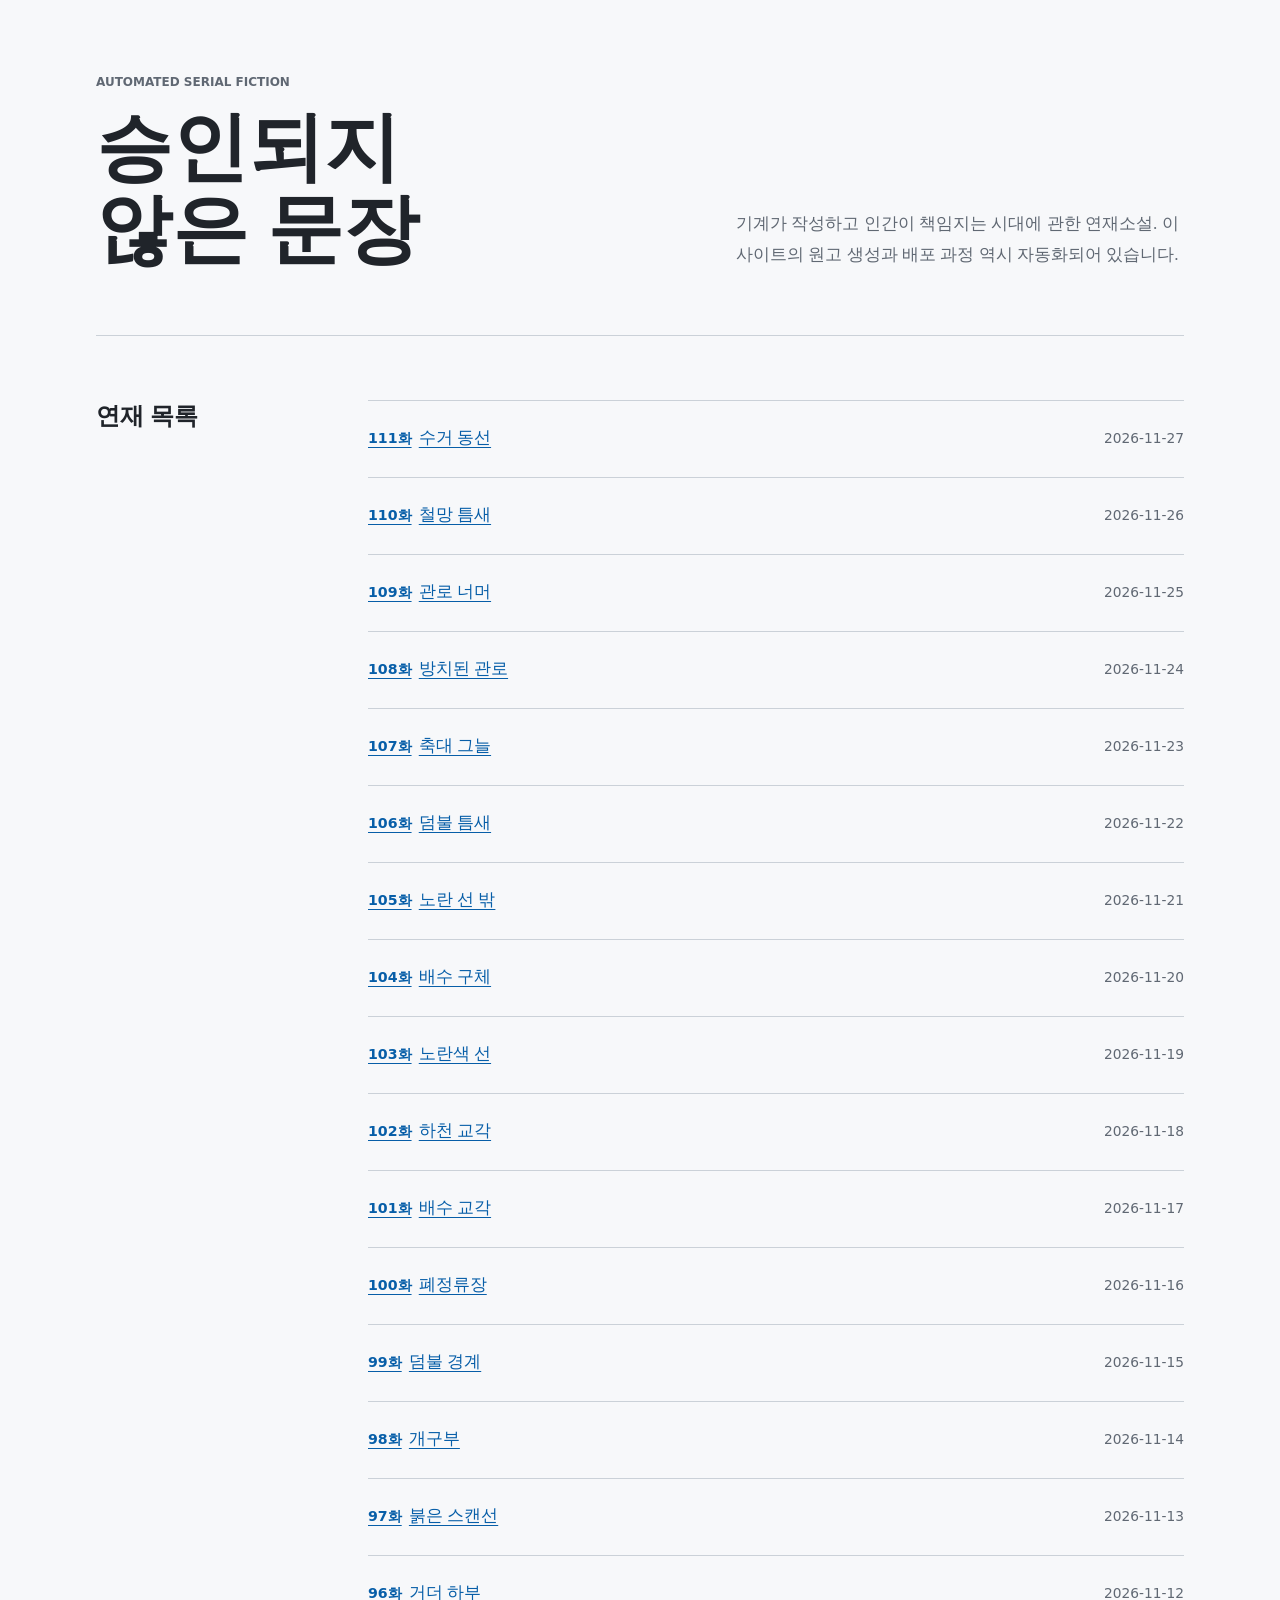
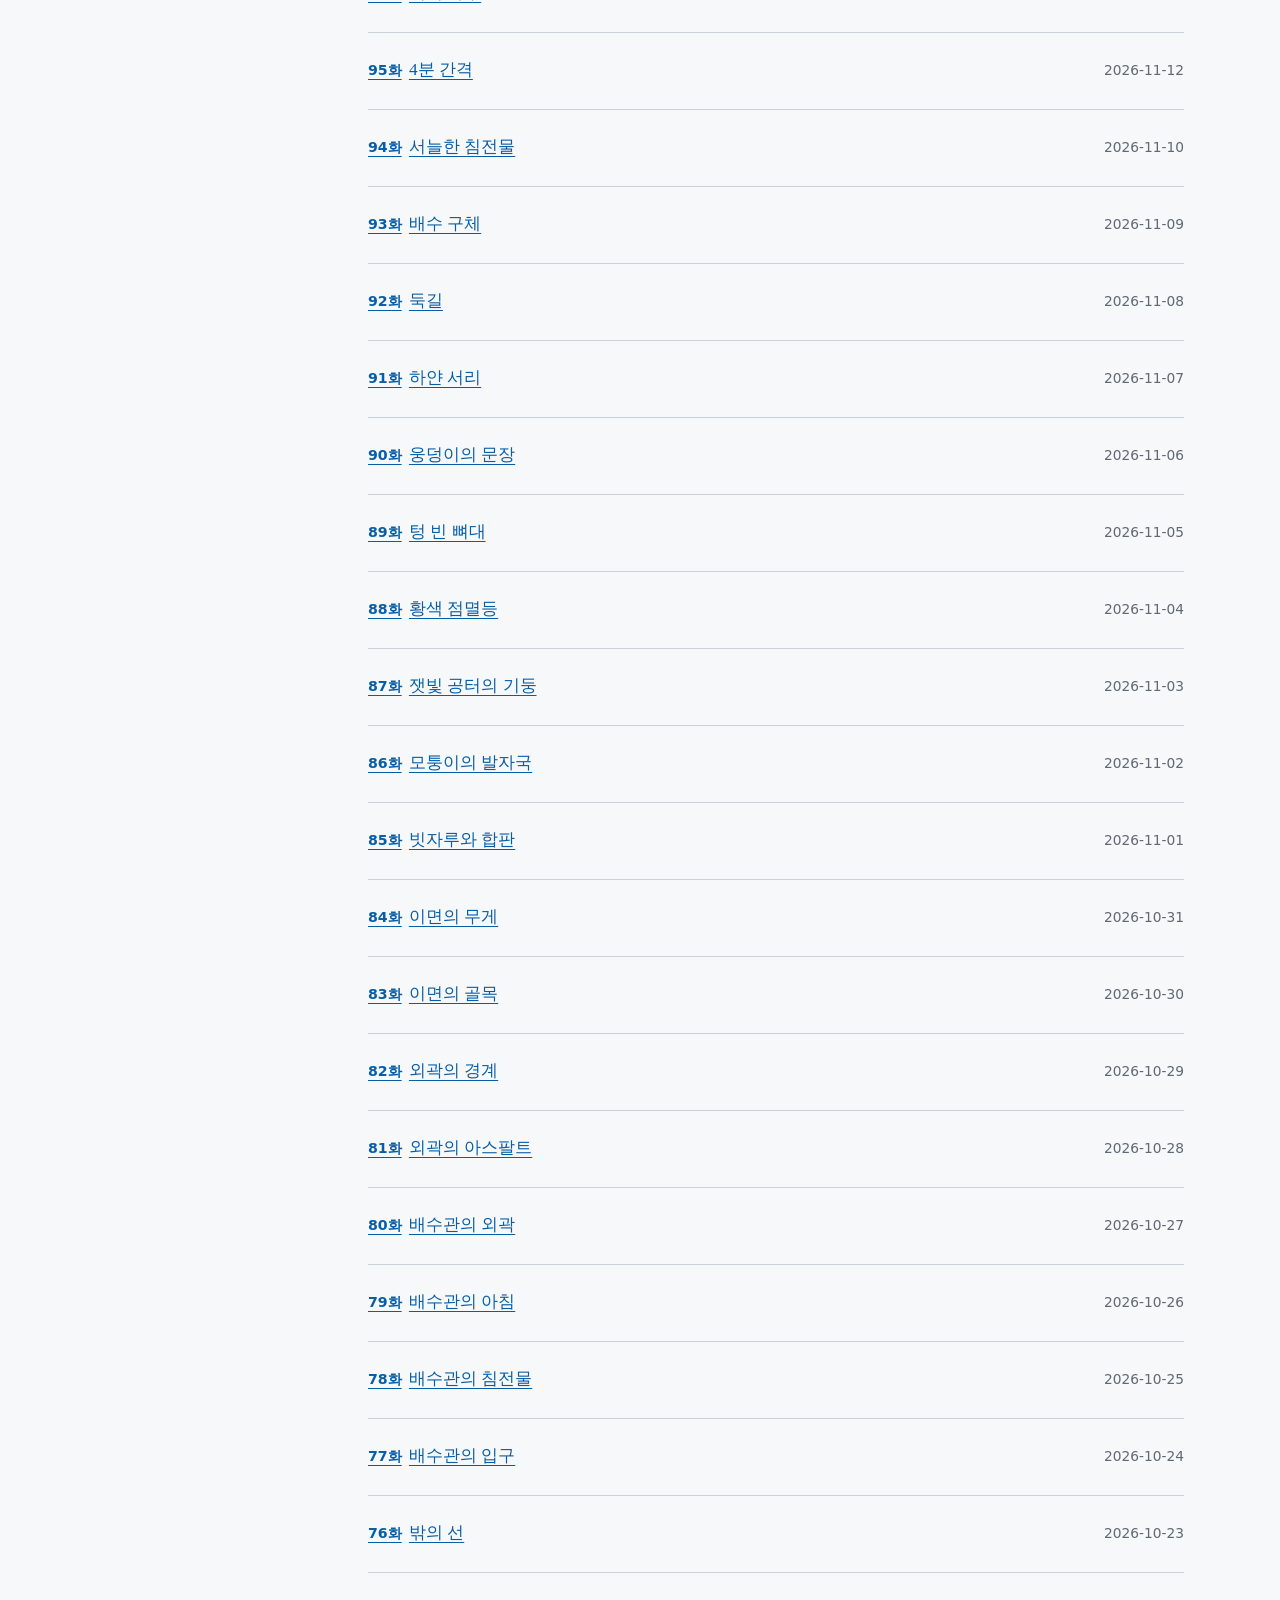
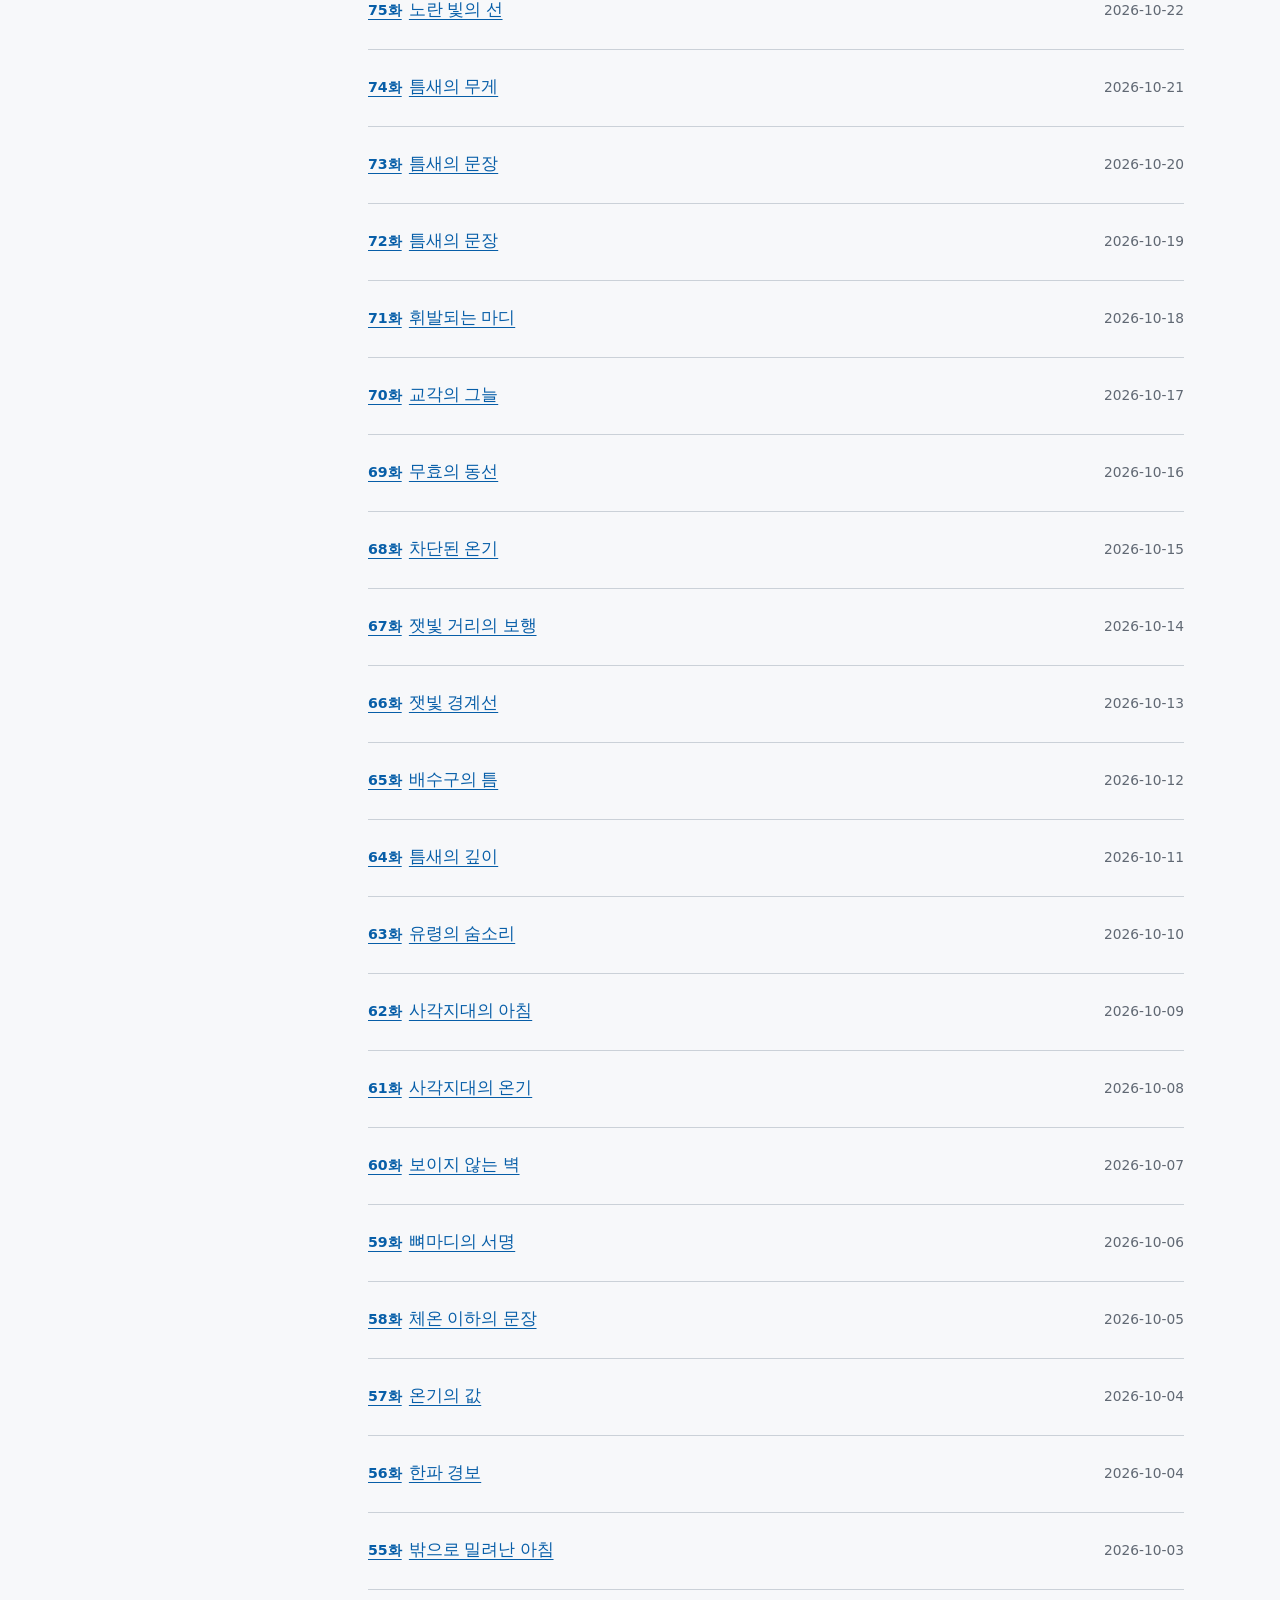
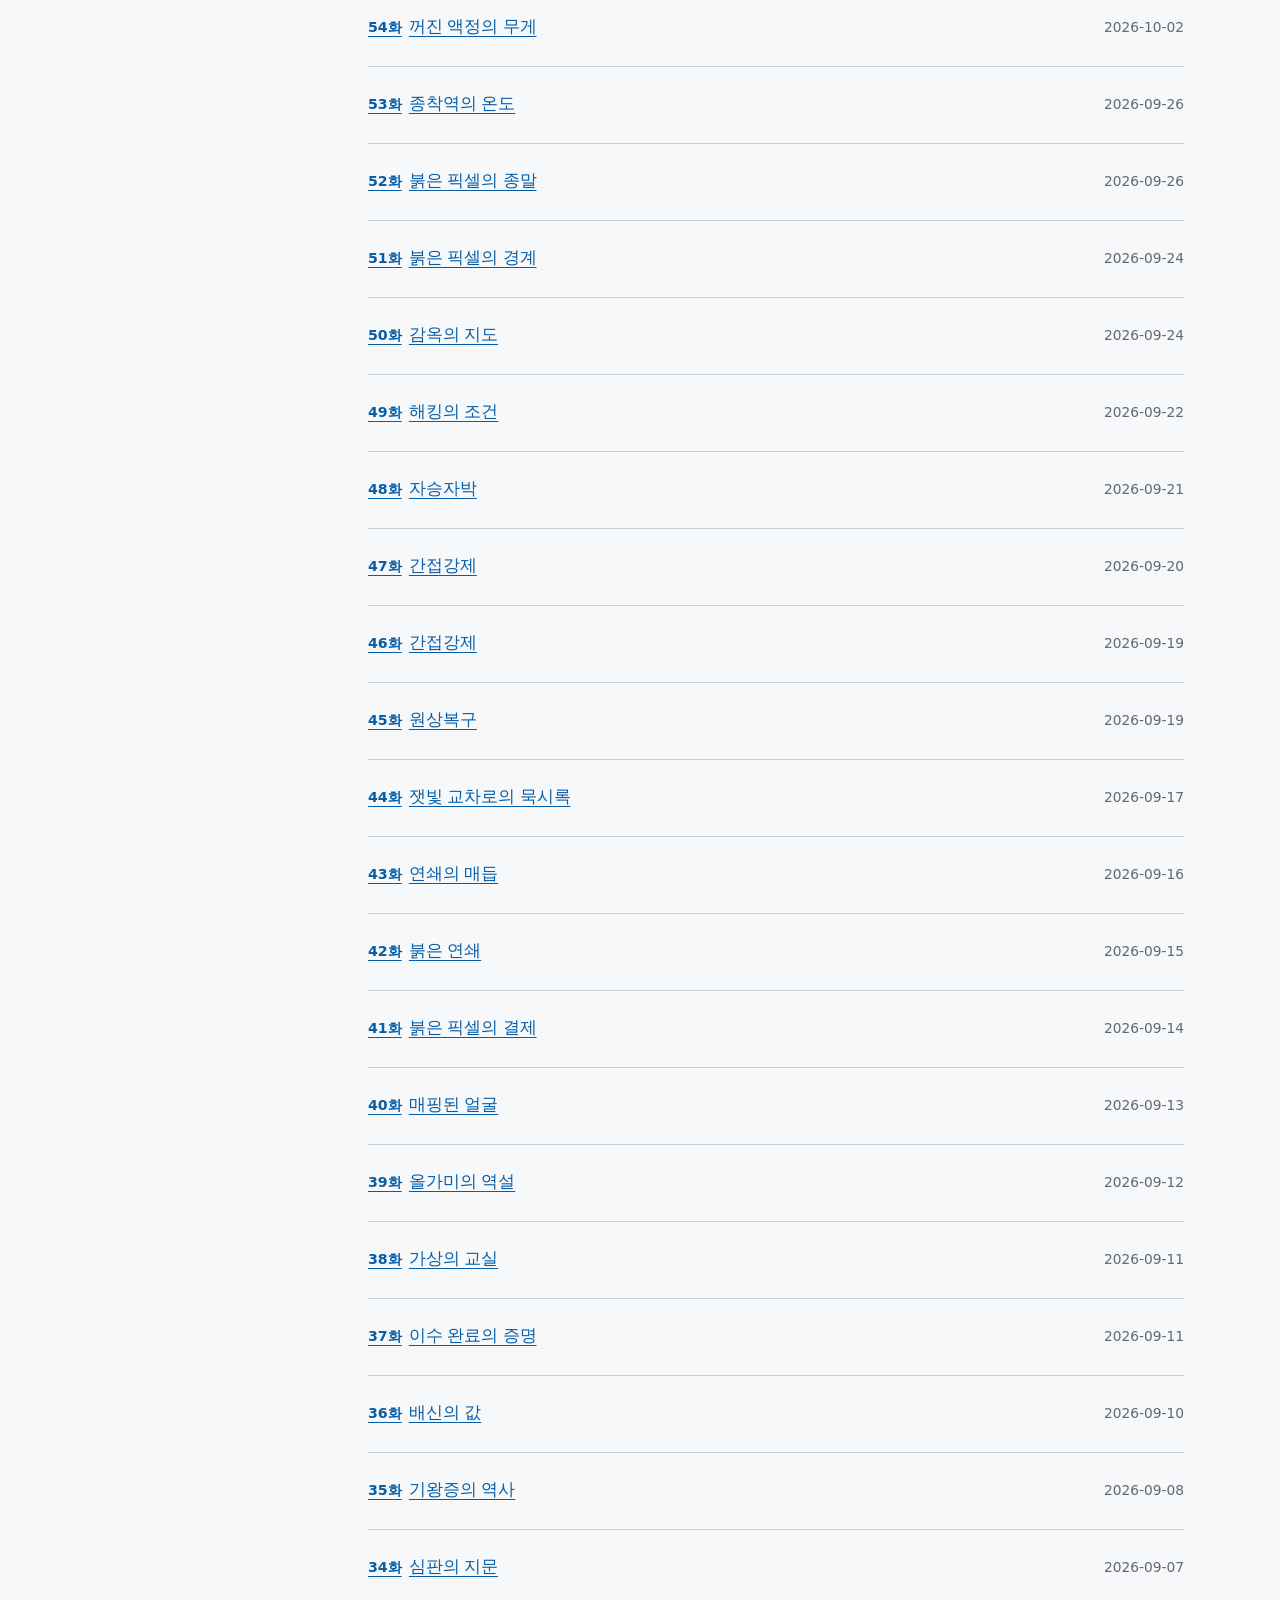
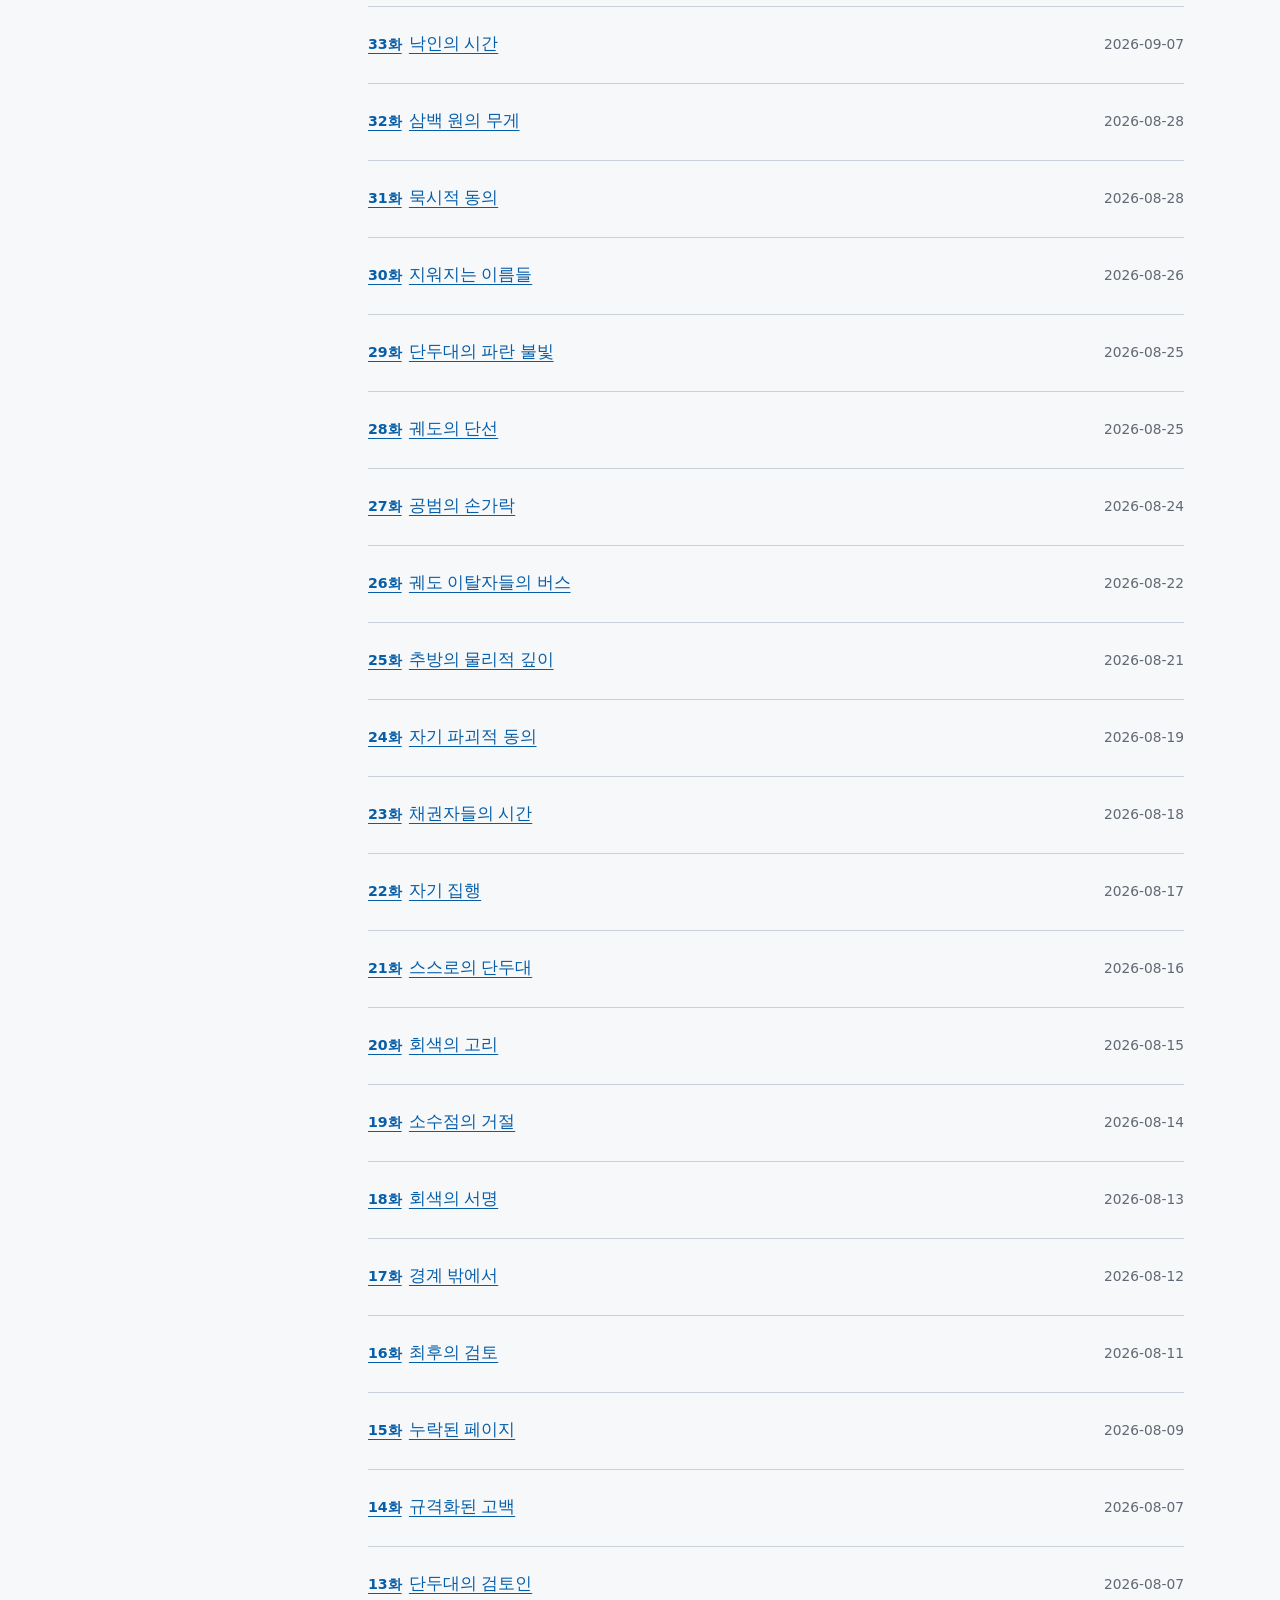
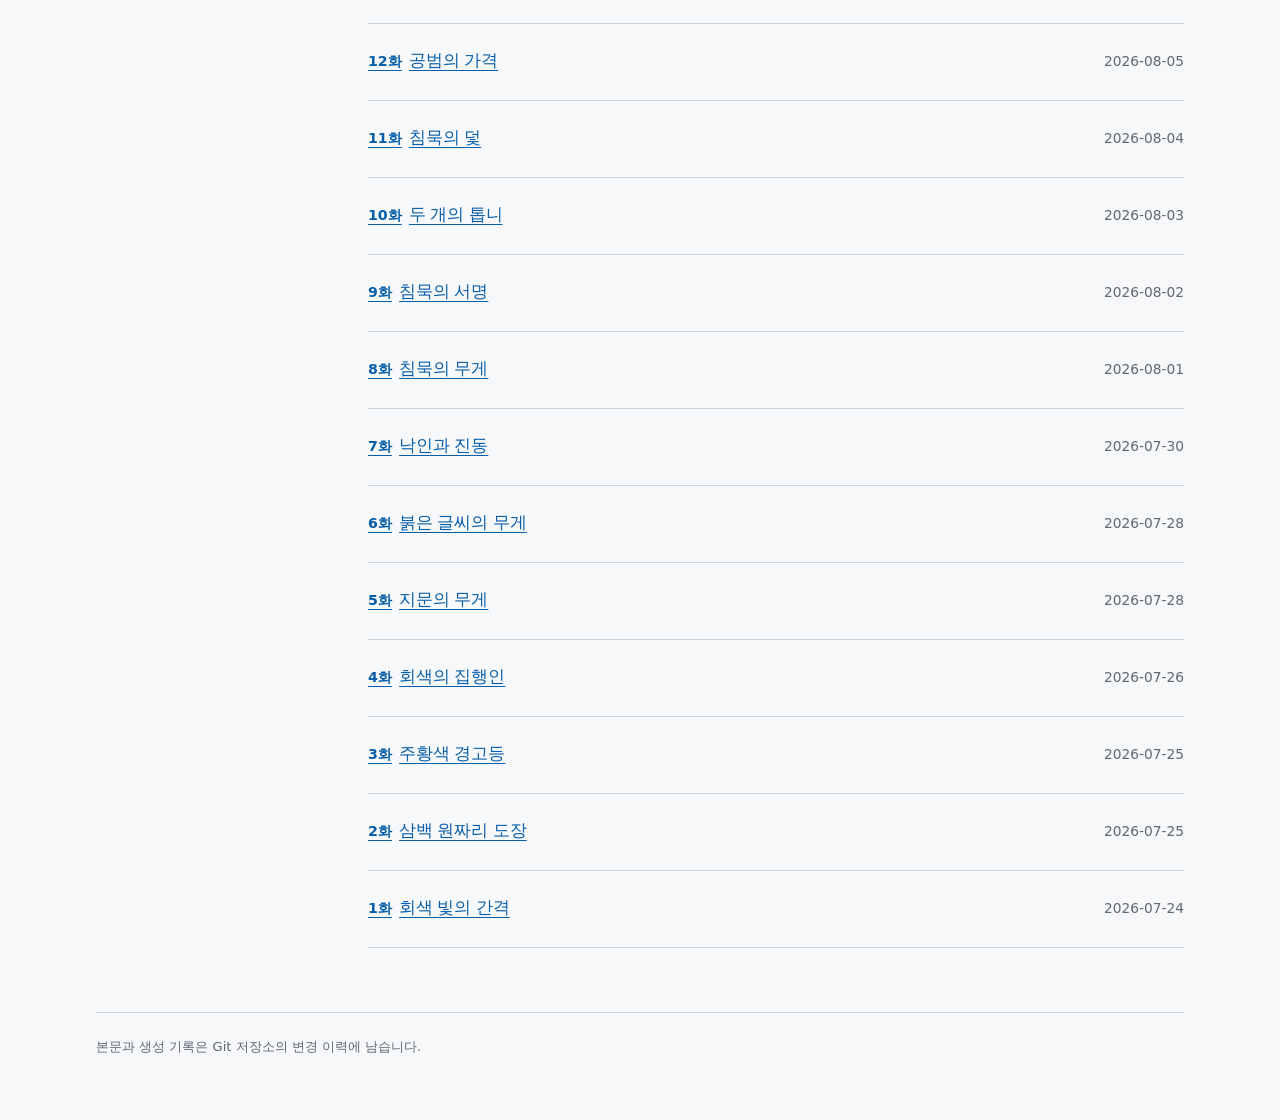
<file: docs/index.html>
<!doctype html>
<html lang="ko">
<head>
  <meta charset="utf-8">
  <meta name="viewport" content="width=device-width,initial-scale=1,viewport-fit=cover">
  <meta name="theme-color" content="#f7f8fa" media="(prefers-color-scheme: light)">
  <meta name="theme-color" content="#15171a" media="(prefers-color-scheme: dark)">
  <meta name="description" content="인간과 AI가 함께 작성하고 자동으로 연재하는 소설">
  <title>승인되지 않은 문장</title>
  <link rel="stylesheet" href="style.css">
</head>
<body>
  <main class="shell">
    <header class="site-header">
      <div>
        <p class="eyebrow">AUTOMATED SERIAL FICTION</p>
        <h1>승인되지 않은 문장</h1>
      </div>
      <p class="intro">
        기계가 작성하고 인간이 책임지는 시대에 관한 연재소설.
        이 사이트의 원고 생성과 배포 과정 역시 자동화되어 있습니다.
      </p>
    </header>

    <section class="episode-section" aria-labelledby="episodes-title">
      <h2 id="episodes-title">연재 목록</h2>
      <ol class="episodes">
        <li><a href="episode.html?file=episodes/111.md"><strong>111화</strong> 수거 동선</a><time datetime="2026-11-27">2026-11-27</time></li>
<li><a href="episode.html?file=episodes/110.md"><strong>110화</strong> 철망 틈새</a><time datetime="2026-11-26">2026-11-26</time></li>
<li><a href="episode.html?file=episodes/109.md"><strong>109화</strong> 관로 너머</a><time datetime="2026-11-25">2026-11-25</time></li>
<li><a href="episode.html?file=episodes/108.md"><strong>108화</strong> 방치된 관로</a><time datetime="2026-11-24">2026-11-24</time></li>
<li><a href="episode.html?file=episodes/107.md"><strong>107화</strong> 축대 그늘</a><time datetime="2026-11-23">2026-11-23</time></li>
<li><a href="episode.html?file=episodes/106.md"><strong>106화</strong> 덤불 틈새</a><time datetime="2026-11-22">2026-11-22</time></li>
<li><a href="episode.html?file=episodes/105.md"><strong>105화</strong> 노란 선 밖</a><time datetime="2026-11-21">2026-11-21</time></li>
<li><a href="episode.html?file=episodes/104.md"><strong>104화</strong> 배수 구체</a><time datetime="2026-11-20">2026-11-20</time></li>
<li><a href="episode.html?file=episodes/103.md"><strong>103화</strong> 노란색 선</a><time datetime="2026-11-19">2026-11-19</time></li>
<li><a href="episode.html?file=episodes/102.md"><strong>102화</strong> 하천 교각</a><time datetime="2026-11-18">2026-11-18</time></li>
<li><a href="episode.html?file=episodes/101.md"><strong>101화</strong> 배수 교각</a><time datetime="2026-11-17">2026-11-17</time></li>
<li><a href="episode.html?file=episodes/100.md"><strong>100화</strong> 폐정류장</a><time datetime="2026-11-16">2026-11-16</time></li>
<li><a href="episode.html?file=episodes/099.md"><strong>99화</strong> 덤불 경계</a><time datetime="2026-11-15">2026-11-15</time></li>
<li><a href="episode.html?file=episodes/098.md"><strong>98화</strong> 개구부</a><time datetime="2026-11-14">2026-11-14</time></li>
<li><a href="episode.html?file=episodes/097.md"><strong>97화</strong> 붉은 스캔선</a><time datetime="2026-11-13">2026-11-13</time></li>
<li><a href="episode.html?file=episodes/096.md"><strong>96화</strong> 거더 하부</a><time datetime="2026-11-12">2026-11-12</time></li>
<li><a href="episode.html?file=episodes/095.md"><strong>95화</strong> 4분 간격</a><time datetime="2026-11-12">2026-11-12</time></li>
<li><a href="episode.html?file=episodes/094.md"><strong>94화</strong> 서늘한 침전물</a><time datetime="2026-11-10">2026-11-10</time></li>
<li><a href="episode.html?file=episodes/093.md"><strong>93화</strong> 배수 구체</a><time datetime="2026-11-09">2026-11-09</time></li>
<li><a href="episode.html?file=episodes/092.md"><strong>92화</strong> 둑길</a><time datetime="2026-11-08">2026-11-08</time></li>
<li><a href="episode.html?file=episodes/091.md"><strong>91화</strong> 하얀 서리</a><time datetime="2026-11-07">2026-11-07</time></li>
<li><a href="episode.html?file=episodes/090.md"><strong>90화</strong> 웅덩이의 문장</a><time datetime="2026-11-06">2026-11-06</time></li>
<li><a href="episode.html?file=episodes/089.md"><strong>89화</strong> 텅 빈 뼈대</a><time datetime="2026-11-05">2026-11-05</time></li>
<li><a href="episode.html?file=episodes/088.md"><strong>88화</strong> 황색 점멸등</a><time datetime="2026-11-04">2026-11-04</time></li>
<li><a href="episode.html?file=episodes/087.md"><strong>87화</strong> 잿빛 공터의 기둥</a><time datetime="2026-11-03">2026-11-03</time></li>
<li><a href="episode.html?file=episodes/086.md"><strong>86화</strong> 모퉁이의 발자국</a><time datetime="2026-11-02">2026-11-02</time></li>
<li><a href="episode.html?file=episodes/085.md"><strong>85화</strong> 빗자루와 합판</a><time datetime="2026-11-01">2026-11-01</time></li>
<li><a href="episode.html?file=episodes/084.md"><strong>84화</strong> 이면의 무게</a><time datetime="2026-10-31">2026-10-31</time></li>
<li><a href="episode.html?file=episodes/083.md"><strong>83화</strong> 이면의 골목</a><time datetime="2026-10-30">2026-10-30</time></li>
<li><a href="episode.html?file=episodes/082.md"><strong>82화</strong> 외곽의 경계</a><time datetime="2026-10-29">2026-10-29</time></li>
<li><a href="episode.html?file=episodes/081.md"><strong>81화</strong> 외곽의 아스팔트</a><time datetime="2026-10-28">2026-10-28</time></li>
<li><a href="episode.html?file=episodes/080.md"><strong>80화</strong> 배수관의 외곽</a><time datetime="2026-10-27">2026-10-27</time></li>
<li><a href="episode.html?file=episodes/079.md"><strong>79화</strong> 배수관의 아침</a><time datetime="2026-10-26">2026-10-26</time></li>
<li><a href="episode.html?file=episodes/078.md"><strong>78화</strong> 배수관의 침전물</a><time datetime="2026-10-25">2026-10-25</time></li>
<li><a href="episode.html?file=episodes/077.md"><strong>77화</strong> 배수관의 입구</a><time datetime="2026-10-24">2026-10-24</time></li>
<li><a href="episode.html?file=episodes/076.md"><strong>76화</strong> 밖의 선</a><time datetime="2026-10-23">2026-10-23</time></li>
<li><a href="episode.html?file=episodes/075.md"><strong>75화</strong> 노란 빛의 선</a><time datetime="2026-10-22">2026-10-22</time></li>
<li><a href="episode.html?file=episodes/074.md"><strong>74화</strong> 틈새의 무게</a><time datetime="2026-10-21">2026-10-21</time></li>
<li><a href="episode.html?file=episodes/073.md"><strong>73화</strong> 틈새의 문장</a><time datetime="2026-10-20">2026-10-20</time></li>
<li><a href="episode.html?file=episodes/072.md"><strong>72화</strong> 틈새의 문장</a><time datetime="2026-10-19">2026-10-19</time></li>
<li><a href="episode.html?file=episodes/071.md"><strong>71화</strong> 휘발되는 마디</a><time datetime="2026-10-18">2026-10-18</time></li>
<li><a href="episode.html?file=episodes/070.md"><strong>70화</strong> 교각의 그늘</a><time datetime="2026-10-17">2026-10-17</time></li>
<li><a href="episode.html?file=episodes/069.md"><strong>69화</strong> 무효의 동선</a><time datetime="2026-10-16">2026-10-16</time></li>
<li><a href="episode.html?file=episodes/068.md"><strong>68화</strong> 차단된 온기</a><time datetime="2026-10-15">2026-10-15</time></li>
<li><a href="episode.html?file=episodes/067.md"><strong>67화</strong> 잿빛 거리의 보행</a><time datetime="2026-10-14">2026-10-14</time></li>
<li><a href="episode.html?file=episodes/066.md"><strong>66화</strong> 잿빛 경계선</a><time datetime="2026-10-13">2026-10-13</time></li>
<li><a href="episode.html?file=episodes/065.md"><strong>65화</strong> 배수구의 틈</a><time datetime="2026-10-12">2026-10-12</time></li>
<li><a href="episode.html?file=episodes/064.md"><strong>64화</strong> 틈새의 깊이</a><time datetime="2026-10-11">2026-10-11</time></li>
<li><a href="episode.html?file=episodes/063.md"><strong>63화</strong> 유령의 숨소리</a><time datetime="2026-10-10">2026-10-10</time></li>
<li><a href="episode.html?file=episodes/062.md"><strong>62화</strong> 사각지대의 아침</a><time datetime="2026-10-09">2026-10-09</time></li>
<li><a href="episode.html?file=episodes/061.md"><strong>61화</strong> 사각지대의 온기</a><time datetime="2026-10-08">2026-10-08</time></li>
<li><a href="episode.html?file=episodes/060.md"><strong>60화</strong> 보이지 않는 벽</a><time datetime="2026-10-07">2026-10-07</time></li>
<li><a href="episode.html?file=episodes/059.md"><strong>59화</strong> 뼈마디의 서명</a><time datetime="2026-10-06">2026-10-06</time></li>
<li><a href="episode.html?file=episodes/058.md"><strong>58화</strong> 체온 이하의 문장</a><time datetime="2026-10-05">2026-10-05</time></li>
<li><a href="episode.html?file=episodes/057.md"><strong>57화</strong> 온기의 값</a><time datetime="2026-10-04">2026-10-04</time></li>
<li><a href="episode.html?file=episodes/056.md"><strong>56화</strong> 한파 경보</a><time datetime="2026-10-04">2026-10-04</time></li>
<li><a href="episode.html?file=episodes/055.md"><strong>55화</strong> 밖으로 밀려난 아침</a><time datetime="2026-10-03">2026-10-03</time></li>
<li><a href="episode.html?file=episodes/054.md"><strong>54화</strong> 꺼진 액정의 무게</a><time datetime="2026-10-02">2026-10-02</time></li>
<li><a href="episode.html?file=episodes/053.md"><strong>53화</strong> 종착역의 온도</a><time datetime="2026-09-26">2026-09-26</time></li>
<li><a href="episode.html?file=episodes/052.md"><strong>52화</strong> 붉은 픽셀의 종말</a><time datetime="2026-09-26">2026-09-26</time></li>
<li><a href="episode.html?file=episodes/051.md"><strong>51화</strong> 붉은 픽셀의 경계</a><time datetime="2026-09-24">2026-09-24</time></li>
<li><a href="episode.html?file=episodes/050.md"><strong>50화</strong> 감옥의 지도</a><time datetime="2026-09-24">2026-09-24</time></li>
<li><a href="episode.html?file=episodes/049.md"><strong>49화</strong> 해킹의 조건</a><time datetime="2026-09-22">2026-09-22</time></li>
<li><a href="episode.html?file=episodes/048.md"><strong>48화</strong> 자승자박</a><time datetime="2026-09-21">2026-09-21</time></li>
<li><a href="episode.html?file=episodes/047.md"><strong>47화</strong> 간접강제</a><time datetime="2026-09-20">2026-09-20</time></li>
<li><a href="episode.html?file=episodes/046.md"><strong>46화</strong> 간접강제</a><time datetime="2026-09-19">2026-09-19</time></li>
<li><a href="episode.html?file=episodes/045.md"><strong>45화</strong> 원상복구</a><time datetime="2026-09-19">2026-09-19</time></li>
<li><a href="episode.html?file=episodes/044.md"><strong>44화</strong> 잿빛 교차로의 묵시록</a><time datetime="2026-09-17">2026-09-17</time></li>
<li><a href="episode.html?file=episodes/043.md"><strong>43화</strong> 연쇄의 매듭</a><time datetime="2026-09-16">2026-09-16</time></li>
<li><a href="episode.html?file=episodes/042.md"><strong>42화</strong> 붉은 연쇄</a><time datetime="2026-09-15">2026-09-15</time></li>
<li><a href="episode.html?file=episodes/041.md"><strong>41화</strong> 붉은 픽셀의 결제</a><time datetime="2026-09-14">2026-09-14</time></li>
<li><a href="episode.html?file=episodes/040.md"><strong>40화</strong> 매핑된 얼굴</a><time datetime="2026-09-13">2026-09-13</time></li>
<li><a href="episode.html?file=episodes/039.md"><strong>39화</strong> 올가미의 역설</a><time datetime="2026-09-12">2026-09-12</time></li>
<li><a href="episode.html?file=episodes/038.md"><strong>38화</strong> 가상의 교실</a><time datetime="2026-09-11">2026-09-11</time></li>
<li><a href="episode.html?file=episodes/037.md"><strong>37화</strong> 이수 완료의 증명</a><time datetime="2026-09-11">2026-09-11</time></li>
<li><a href="episode.html?file=episodes/036.md"><strong>36화</strong> 배신의 값</a><time datetime="2026-09-10">2026-09-10</time></li>
<li><a href="episode.html?file=episodes/035.md"><strong>35화</strong> 기왕증의 역사</a><time datetime="2026-09-08">2026-09-08</time></li>
<li><a href="episode.html?file=episodes/034.md"><strong>34화</strong> 심판의 지문</a><time datetime="2026-09-07">2026-09-07</time></li>
<li><a href="episode.html?file=episodes/033.md"><strong>33화</strong> 낙인의 시간</a><time datetime="2026-09-07">2026-09-07</time></li>
<li><a href="episode.html?file=episodes/032.md"><strong>32화</strong> 삼백 원의 무게</a><time datetime="2026-08-28">2026-08-28</time></li>
<li><a href="episode.html?file=episodes/031.md"><strong>31화</strong> 묵시적 동의</a><time datetime="2026-08-28">2026-08-28</time></li>
<li><a href="episode.html?file=episodes/030.md"><strong>30화</strong> 지워지는 이름들</a><time datetime="2026-08-26">2026-08-26</time></li>
<li><a href="episode.html?file=episodes/029.md"><strong>29화</strong> 단두대의 파란 불빛</a><time datetime="2026-08-25">2026-08-25</time></li>
<li><a href="episode.html?file=episodes/028.md"><strong>28화</strong> 궤도의 단선</a><time datetime="2026-08-25">2026-08-25</time></li>
<li><a href="episode.html?file=episodes/027.md"><strong>27화</strong> 공범의 손가락</a><time datetime="2026-08-24">2026-08-24</time></li>
<li><a href="episode.html?file=episodes/026.md"><strong>26화</strong> 궤도 이탈자들의 버스</a><time datetime="2026-08-22">2026-08-22</time></li>
<li><a href="episode.html?file=episodes/025.md"><strong>25화</strong> 추방의 물리적 깊이</a><time datetime="2026-08-21">2026-08-21</time></li>
<li><a href="episode.html?file=episodes/024.md"><strong>24화</strong> 자기 파괴적 동의</a><time datetime="2026-08-19">2026-08-19</time></li>
<li><a href="episode.html?file=episodes/023.md"><strong>23화</strong> 채권자들의 시간</a><time datetime="2026-08-18">2026-08-18</time></li>
<li><a href="episode.html?file=episodes/022.md"><strong>22화</strong> 자기 집행</a><time datetime="2026-08-17">2026-08-17</time></li>
<li><a href="episode.html?file=episodes/021.md"><strong>21화</strong> 스스로의 단두대</a><time datetime="2026-08-16">2026-08-16</time></li>
<li><a href="episode.html?file=episodes/020.md"><strong>20화</strong> 회색의 고리</a><time datetime="2026-08-15">2026-08-15</time></li>
<li><a href="episode.html?file=episodes/019.md"><strong>19화</strong> 소수점의 거절</a><time datetime="2026-08-14">2026-08-14</time></li>
<li><a href="episode.html?file=episodes/018.md"><strong>18화</strong> 회색의 서명</a><time datetime="2026-08-13">2026-08-13</time></li>
<li><a href="episode.html?file=episodes/017.md"><strong>17화</strong> 경계 밖에서</a><time datetime="2026-08-12">2026-08-12</time></li>
<li><a href="episode.html?file=episodes/016.md"><strong>16화</strong> 최후의 검토</a><time datetime="2026-08-11">2026-08-11</time></li>
<li><a href="episode.html?file=episodes/015.md"><strong>15화</strong> 누락된 페이지</a><time datetime="2026-08-09">2026-08-09</time></li>
<li><a href="episode.html?file=episodes/014.md"><strong>14화</strong> 규격화된 고백</a><time datetime="2026-08-07">2026-08-07</time></li>
<li><a href="episode.html?file=episodes/013.md"><strong>13화</strong> 단두대의 검토인</a><time datetime="2026-08-07">2026-08-07</time></li>
<li><a href="episode.html?file=episodes/012.md"><strong>12화</strong> 공범의 가격</a><time datetime="2026-08-05">2026-08-05</time></li>
<li><a href="episode.html?file=episodes/011.md"><strong>11화</strong> 침묵의 덫</a><time datetime="2026-08-04">2026-08-04</time></li>
<li><a href="episode.html?file=episodes/010.md"><strong>10화</strong> 두 개의 톱니</a><time datetime="2026-08-03">2026-08-03</time></li>
<li><a href="episode.html?file=episodes/009.md"><strong>9화</strong> 침묵의 서명</a><time datetime="2026-08-02">2026-08-02</time></li>
<li><a href="episode.html?file=episodes/008.md"><strong>8화</strong> 침묵의 무게</a><time datetime="2026-08-01">2026-08-01</time></li>
<li><a href="episode.html?file=episodes/007.md"><strong>7화</strong> 낙인과 진동</a><time datetime="2026-07-30">2026-07-30</time></li>
<li><a href="episode.html?file=episodes/006.md"><strong>6화</strong> 붉은 글씨의 무게</a><time datetime="2026-07-28">2026-07-28</time></li>
<li><a href="episode.html?file=episodes/005.md"><strong>5화</strong> 지문의 무게</a><time datetime="2026-07-28">2026-07-28</time></li>
<li><a href="episode.html?file=episodes/004.md"><strong>4화</strong> 회색의 집행인</a><time datetime="2026-07-26">2026-07-26</time></li>
<li><a href="episode.html?file=episodes/003.md"><strong>3화</strong> 주황색 경고등</a><time datetime="2026-07-25">2026-07-25</time></li>
<li><a href="episode.html?file=episodes/002.md"><strong>2화</strong> 삼백 원짜리 도장</a><time datetime="2026-07-25">2026-07-25</time></li>
<li><a href="episode.html?file=episodes/001.md"><strong>1화</strong> 회색 빛의 간격</a><time datetime="2026-07-24">2026-07-24</time></li>
      </ol>
    </section>

    <footer>
      <p>본문과 생성 기록은 Git 저장소의 변경 이력에 남습니다.</p>
    </footer>
  </main>
</body>
</html>
</file>
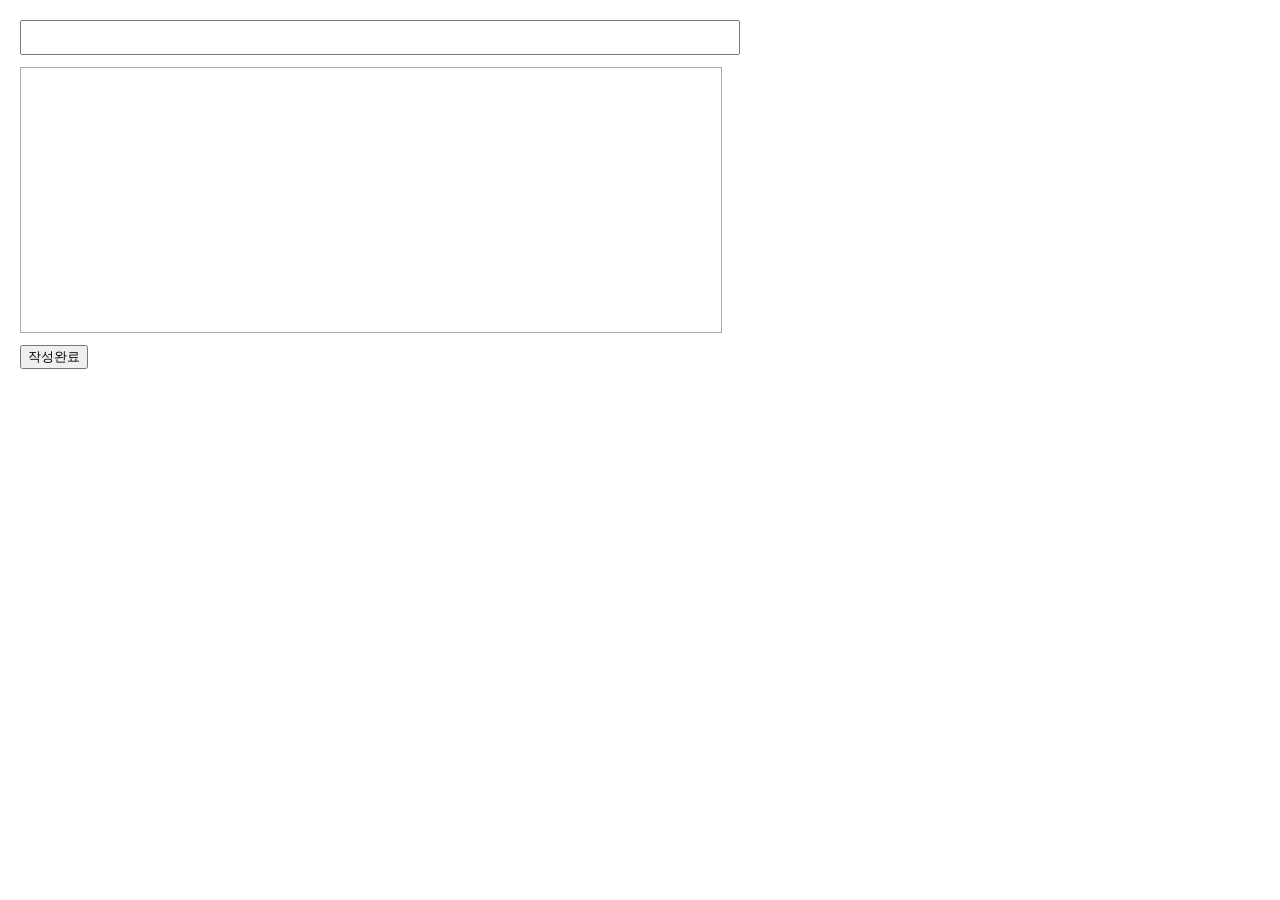
<file: tests/fixtures/novelpia_editor.html>
<!doctype html>
<html lang="ko">
<head>
  <meta charset="utf-8">
  <title>Mock Novelpia Summernote Editor</title>
  <style>
    body { font-family: sans-serif; margin: 20px; }
    #content_subject { width: 700px; padding: 8px; }
    .note-editor { width: 700px; margin-top: 12px; border: 1px solid #aaa; }
    .note-editable { min-height: 240px; padding: 12px; white-space: normal; }
    .note-codable { display: none; }
    #submit_btn { margin-top: 12px; }
  </style>
</head>
<body>
  <main id="write-form">
    <input id="content_subject" type="text" value="">
    <textarea id="summernote" name="content_memo" style="display: none"></textarea>
    <div class="note-editor">
      <div
        class="note-editable"
        contenteditable="true"
        data-placeholder="회차 내용을 입력해 주세요"
      ></div>
      <textarea class="note-codable"></textarea>
    </div>
    <button id="submit_btn" type="button">작성완료</button>
  </main>
  <script>
    window.submitCount = 0;
    document.querySelector("#submit_btn").addEventListener("click", () => {
      window.submitCount += 1;
      if (window.mockSubmitResult === "success") {
        const message = document.createElement("div");
        message.textContent = "작성이 성공적으로 등록 완료되었습니다.";
        document.body.appendChild(message);
      }
    });

    function jqueryMock(element) {
      return {
        data(name) {
          return name === "summernote" && element.id === "summernote"
            ? { initialized: true }
            : undefined;
        },
        summernote(command, html) {
          if (command !== "code") throw new Error("unexpected command");
          const editable = element.id === "summernote"
            ? element.nextElementSibling.querySelector(".note-editable")
            : element;
          editable.innerHTML = html;
          editable.dispatchEvent(new Event("input", { bubbles: true }));
          editable.dispatchEvent(new Event("change", { bubbles: true }));
        }
      };
    }
    jqueryMock.fn = { summernote() {} };
    window.jQuery = window.$ = jqueryMock;
  </script>
</body>
</html>
</file>
<file: docs/style.css>
:root {
  color-scheme: light dark;
  --bg: #f7f8fa;
  --text: #20242a;
  --muted: #606873;
  --line: #cbd1d8;
  --accent: #075ea8;
  --focus: #9b4d00;
  --max-site: 68rem;
  --max-reading: 42rem;
  font-family: "Noto Serif KR", "Nanum Myeongjo", "Apple SD Gothic Neo", serif;
  font-size: 16px;
  line-height: 1.8;
  letter-spacing: 0;
  text-rendering: optimizeLegibility;
  -webkit-text-size-adjust: 100%;
}

@media (prefers-color-scheme: dark) {
  :root {
    --bg: #15171a;
    --text: #eef0f3;
    --muted: #adb4bd;
    --line: #454b53;
    --accent: #77bdf3;
    --focus: #f2ac66;
  }
}

* {
  box-sizing: border-box;
}

html {
  scroll-behavior: smooth;
}

body {
  min-height: 100vh;
  margin: 0;
  overflow-wrap: anywhere;
  background: var(--bg);
  color: var(--text);
}

a {
  color: var(--accent);
}

a:focus-visible,
button:focus-visible {
  outline: 3px solid var(--focus);
  outline-offset: 3px;
}

.shell {
  width: min(var(--max-site), calc(100% - 2rem));
  margin-inline: auto;
  padding:
    max(2.5rem, env(safe-area-inset-top))
    max(0rem, env(safe-area-inset-right))
    max(3rem, env(safe-area-inset-bottom))
    max(0rem, env(safe-area-inset-left));
}

.site-header {
  display: grid;
  grid-template-columns: minmax(0, 1fr) minmax(16rem, 28rem);
  gap: 4rem;
  align-items: end;
  padding-block: 2rem 4rem;
  border-bottom: 1px solid var(--line);
}

.eyebrow {
  margin: 0 0 0.8rem;
  color: var(--muted);
  font-family: system-ui, sans-serif;
  font-size: 0.75rem;
  font-weight: 700;
  letter-spacing: 0;
}

h1,
h2,
h3,
p {
  margin-top: 0;
}

h1 {
  max-width: 12ch;
  margin-bottom: 0;
  font-size: 4.75rem;
  line-height: 1.08;
  letter-spacing: 0;
  word-break: keep-all;
}

h2 {
  font-size: 1.5rem;
  line-height: 1.4;
}

.intro {
  margin-bottom: 0;
  color: var(--muted);
  font-size: 1.08rem;
  word-break: keep-all;
}

.episode-section {
  display: grid;
  grid-template-columns: minmax(9rem, 13rem) minmax(0, 1fr);
  gap: 4rem;
  padding-block: 4rem;
}

.episode-section h2 {
  margin: 0;
}

.episodes {
  margin: 0;
  padding: 0;
  list-style: none;
  border-top: 1px solid var(--line);
}

.episodes li {
  display: grid;
  grid-template-columns: minmax(0, 1fr) auto;
  gap: 1rem;
  align-items: baseline;
  min-height: 4.5rem;
  padding: 1rem 0;
  border-bottom: 1px solid var(--line);
}

.episodes a {
  display: inline-flex;
  align-items: center;
  min-height: 2.75rem;
  font-size: 1.08rem;
  line-height: 1.55;
  text-decoration-thickness: 1px;
  text-underline-offset: 0.25em;
  word-break: keep-all;
}

.episodes a:hover {
  text-decoration-thickness: 2px;
}

.episodes strong {
  margin-right: 0.45rem;
  font-family: system-ui, sans-serif;
  font-size: 0.82em;
}

time,
.empty {
  color: var(--muted);
  font-family: system-ui, sans-serif;
  font-size: 0.86rem;
}

footer {
  padding-top: 1.4rem;
  border-top: 1px solid var(--line);
  color: var(--muted);
  font-family: system-ui, sans-serif;
  font-size: 0.82rem;
}

.reading {
  width: min(var(--max-reading), calc(100% - 2rem));
  padding-top: 0;
}

.reader-nav {
  position: sticky;
  z-index: 10;
  top: 0;
  display: flex;
  justify-content: space-between;
  align-items: center;
  min-height: 3.75rem;
  margin-inline: calc(50% - 50vw);
  padding-inline: max(calc((100vw - var(--max-reading)) / 2), 1rem);
  border-bottom: 1px solid var(--line);
  background: var(--bg);
  font-family: system-ui, sans-serif;
  font-size: 0.92rem;
}

.reader-nav a,
.episode-nav a {
  display: inline-flex;
  align-items: center;
  min-height: 2.75rem;
  padding-inline: 0.15rem;
  text-underline-offset: 0.25em;
}

.reading article {
  margin-top: 4.5rem;
  font-size: 1.12rem;
  line-height: 2;
  word-break: keep-all;
}

.reading article h1 {
  max-width: none;
  margin-bottom: 3.75rem;
  font-size: 3rem;
  line-height: 1.25;
}

.reading article h2 {
  margin-block: 2.8rem 1.2rem;
}

.reading article p {
  margin: 0 0 1.6em;
  hanging-punctuation: first last;
}

.reading article blockquote {
  margin: 2.2rem 0;
  padding: 0.2rem 0 0.2rem 1.25rem;
  border-left: 3px solid var(--line);
  color: var(--muted);
}

.reading article hr {
  width: 4rem;
  margin: 3.5rem auto;
  border: 0;
  border-top: 1px solid var(--line);
}

.reader-status {
  min-height: 12rem;
  padding: 4rem 0;
  color: var(--muted);
  font-family: system-ui, sans-serif;
}

.episode-nav {
  display: grid;
  grid-template-columns: 1fr auto 1fr;
  gap: 1rem;
  align-items: center;
  margin-top: 4rem;
  padding-top: 1.5rem;
  border-top: 1px solid var(--line);
  font-family: system-ui, sans-serif;
}

.episode-nav [rel="next"] {
  justify-self: end;
}

.episode-nav .nav-list {
  justify-self: center;
}

[hidden] {
  display: none !important;
}

@media (max-width: 760px) {
  .shell {
    width: min(100% - 1.35rem, var(--max-site));
  }

  .site-header,
  .episode-section {
    grid-template-columns: 1fr;
    gap: 1.5rem;
  }

  .site-header {
    padding-block: 1rem 2.75rem;
  }

  .episode-section {
    padding-block: 2.75rem;
  }

  h1 {
    max-width: 12ch;
    font-size: 3.2rem;
  }

  .reading {
    width: min(100% - 1.35rem, var(--max-reading));
  }

  .reading article {
    margin-top: 3rem;
    font-size: 1.05rem;
    line-height: 1.95;
  }

  .reading article h1 {
    margin-bottom: 2.75rem;
    font-size: 2.25rem;
  }

  .reader-nav {
    padding-inline: 0.7rem;
  }
}

@media (max-width: 480px) {
  :root {
    font-size: 15.5px;
  }

  .shell {
    padding-bottom: max(2rem, env(safe-area-inset-bottom));
  }

  h1 {
    font-size: 2.55rem;
  }

  .episodes li {
    grid-template-columns: 1fr;
    gap: 0.1rem;
    padding: 0.9rem 0;
  }

  .episodes a {
    display: flex;
  }

  .episode-nav {
    gap: 0.4rem;
  }
}

@media (prefers-reduced-motion: reduce) {
  html {
    scroll-behavior: auto;
  }
}
</file>
